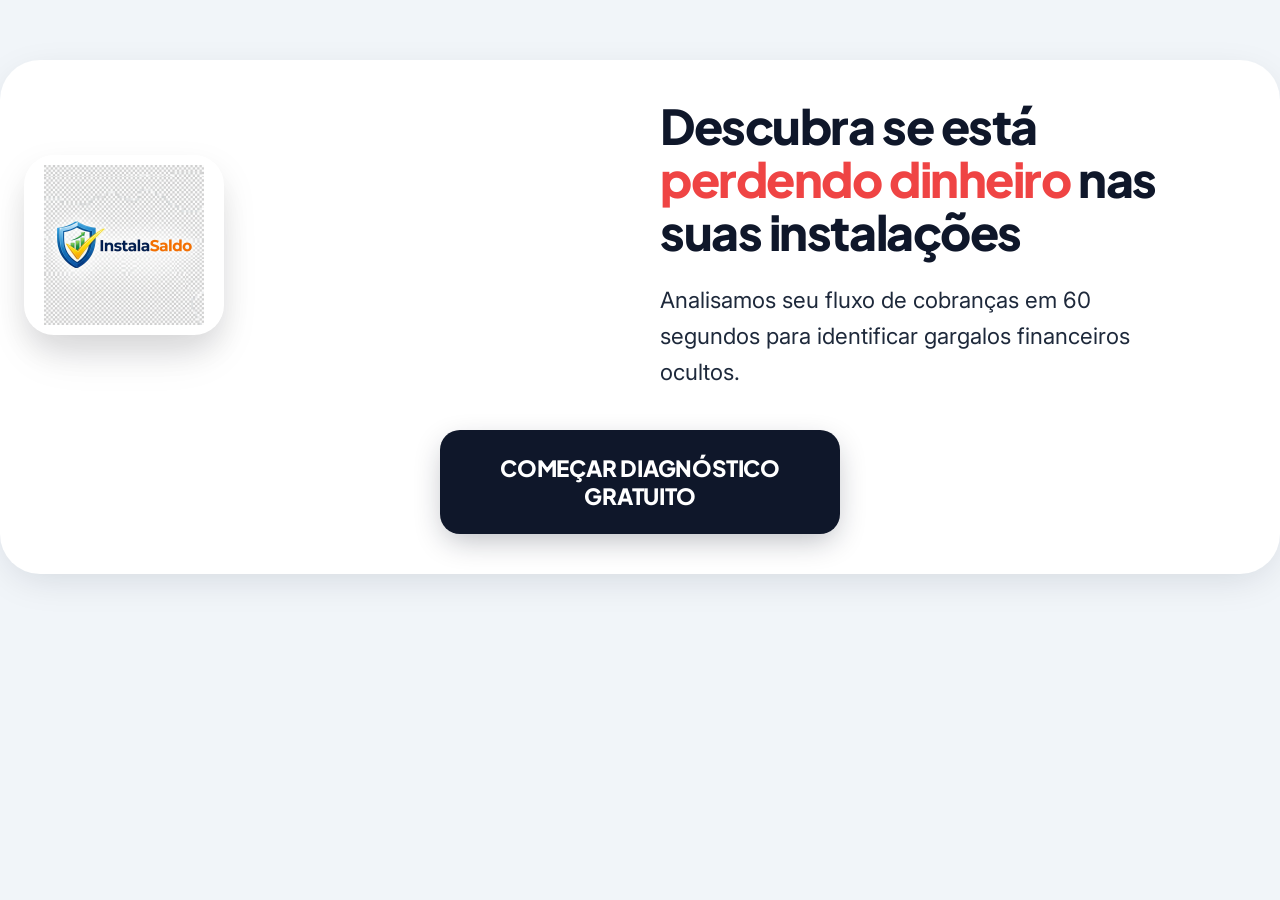
<file: index.html>
<!DOCTYPE html>
<html lang="pt-BR">

<head>
    <meta charset="UTF-8">
    <meta name="viewport" content="width=device-width, initial-scale=1.0, maximum-scale=1.0, user-scalable=no">
    <title>Descubra se está perdendo dinheiro nas instalações</title>
    <!-- Google Fonts Inter -->
    <link rel="preconnect" href="https://fonts.googleapis.com">
    <link rel="preconnect" href="https://fonts.gstatic.com" crossorigin>
    <link
        href="https://fonts.googleapis.com/css2?family=Inter:wght@400;500;600&family=Plus+Jakarta+Sans:wght@500;600;700;800;900&display=swap"
        rel="stylesheet">
    <link rel="stylesheet" href="style.css">
    <style>
        @media (max-width: 768px) {
            .intro-text h1 {
                font-size: 2rem !important;
            }

            .intro-text p {
                font-size: 1.1rem !important;
            }

            .intro-visual .icon-3d {
                width: 150px !important;
                height: 140px !important;
            }

            .fixed-bottom button {
                padding: 20px 32px !important;
                font-size: 1.1rem !important;
                width: 100% !important;
            }

            .question-title {
                font-size: 1.4rem !important;
            }

            .option-btn {
                padding: 16px 20px !important;
                font-size: 1rem !important;
            }
        }
    </style>
</head>

<body>

    <div class="app-container" id="app">

        <!-- Screen 0: Intro -->
        <div class="screen active" id="screen-intro">
            <div class="grid-2-cols" style="flex-grow: 1; align-items: center; text-align: left;">
                <div class="intro-visual reveal active">
                    <div class="icon-3d float-animation"
                        style="width: 200px; height: 180px; background: var(--bg-pure); border-radius: 30px; display: flex; align-items: center; justify-content: center; box-shadow: 0 25px 50px -12px rgba(15, 23, 42, 0.1); padding: 20px;">
                        <img src="logo.png" alt="InstalaSaldo" style="width: 100%; height: auto; object-fit: contain;">
                    </div>
                </div>

                <div class="intro-text reveal active" style="transition-delay: 0.1s;">
                    <h1 style="font-size: 3rem; margin-bottom: 24px; color: var(--primary); line-height: 1.1;">
                        Descubra se está <span class="text-danger">perdendo dinheiro</span> nas suas instalações
                    </h1>
                    <p class="text-muted fw-500" style="font-size: 1.4rem; max-width: 500px;">
                        Analisamos seu fluxo de cobranças em 60 segundos para identificar gargalos financeiros ocultos.
                    </p>
                </div>
            </div>

            <div class="fixed-bottom reveal active" style="transition-delay: 0.3s; text-align: center;">
                <button class="btn btn-primary" onclick="startQuiz()"
                    style="padding: 24px 60px; font-size: 1.4rem; max-width: 400px; margin: 0 auto; border-radius: 20px;">
                    COMEÇAR DIAGNÓSTICO GRATUITO
                </button>
            </div>
        </div>

        <!-- Screen 1: Question 1 -->
        <div class="screen" id="screen-q1">
            <div class="progress-bar">
                <div class="progress-fill" style="width: 20%;"></div>
            </div>

            <div class="quiz-question">
                <h2 class="question-title">Você trabalha com qual tipo de instalação?</h2>

                <div class="options-list">
                    <button class="option-btn" onclick="selectOption(this, 1)">Ar-condicionado <div class="radio"></div>
                    </button>
                    <button class="option-btn" onclick="selectOption(this, 1)">Energia solar <div class="radio"></div>
                    </button>
                    <button class="option-btn" onclick="selectOption(this, 1)">Portão eletrônico <div class="radio">
                        </div></button>
                    <button class="option-btn" onclick="selectOption(this, 1)">Câmeras <div class="radio"></div>
                    </button>
                    <button class="option-btn" onclick="selectOption(this, 1)">Cerca elétrica <div class="radio"></div>
                    </button>
                    <button class="option-btn" onclick="selectOption(this, 1)">Outros <div class="radio"></div></button>
                </div>
            </div>
        </div>

        <!-- Screen 2: Question 2 -->
        <div class="screen" id="screen-q2">
            <div class="progress-bar">
                <div class="progress-fill" style="width: 40%;"></div>
            </div>

            <div class="quiz-question">
                <h2 class="question-title">Você costuma receber como?</h2>

                <div class="options-list">
                    <button class="option-btn" onclick="selectOption(this, 2)">50% antes / 50% depois <div
                            class="radio"></div></button>
                    <button class="option-btn" onclick="selectOption(this, 2)">Entrada + restante combinado <div
                            class="radio"></div></button>
                    <button class="option-btn" onclick="selectOption(this, 2)">Parcelado informalmente <div
                            class="radio"></div></button>
                    <button class="option-btn" onclick="selectOption(this, 2)">À vista <div class="radio"></div>
                    </button>
                </div>
            </div>
        </div>

        <!-- Screen 3: Question 3 -->
        <div class="screen" id="screen-q3">
            <div class="progress-bar">
                <div class="progress-fill" style="width: 60%;"></div>
            </div>

            <div class="quiz-question">
                <h2 class="question-title">Hoje você sabe exatamente quanto ainda tem para receber?</h2>

                <div class="options-list">
                    <button class="option-btn" onclick="selectOption(this, 3)">Sei exatamente <div class="radio"></div>
                    </button>
                    <button class="option-btn" onclick="selectOption(this, 3)">Tenho uma ideia <div class="radio"></div>
                    </button>
                    <button class="option-btn" onclick="selectOption(this, 3)">Não faço ideia <div class="radio"></div>
                    </button>
                </div>
            </div>
        </div>

        <!-- Screen 4: Question 4 -->
        <div class="screen" id="screen-q4">
            <div class="progress-bar">
                <div class="progress-fill" style="width: 80%;"></div>
            </div>

            <div class="quiz-question">
                <h2 class="question-title">Já deixou de cobrar algum cliente por esquecimento?</h2>

                <div class="options-list">
                    <button class="option-btn" onclick="selectOption(this, 4)">Sim <div class="radio"></div></button>
                    <button class="option-btn" onclick="selectOption(this, 4)">Talvez <div class="radio"></div></button>
                    <button class="option-btn" onclick="selectOption(this, 4)">Nunca (acho) <div class="radio"></div>
                    </button>
                </div>
            </div>
        </div>

        <!-- Screen 5: Question 5 -->
        <div class="screen" id="screen-q5">
            <div class="progress-bar">
                <div class="progress-fill" style="width: 100%;"></div>
            </div>

            <div class="quiz-question">
                <h2 class="question-title">Onde você controla seus recebimentos?</h2>

                <div class="options-list">
                    <button class="option-btn" onclick="selectOption(this, 5)">WhatsApp <div class="radio"></div>
                    </button>
                    <button class="option-btn" onclick="selectOption(this, 5)">Caderno <div class="radio"></div>
                    </button>
                    <button class="option-btn" onclick="selectOption(this, 5)">Planilha <div class="radio"></div>
                    </button>
                    <button class="option-btn" onclick="selectOption(this, 5)">Não controlo direito <div class="radio">
                        </div></button>
                </div>
            </div>
        </div>

        <!-- Screen 6: Question 6 -->
        <div class="screen" id="screen-q6">
            <div class="progress-bar">
                <div class="progress-fill" style="width: 100%;"></div>
            </div>

            <div class="quiz-question">
                <h2 class="question-title">Se três clientes atrasarem hoje, você perceberia imediatamente?</h2>

                <div class="options-list">
                    <button class="option-btn" onclick="selectOption(this, 6)">Sim <div class="radio"></div></button>
                    <button class="option-btn" onclick="selectOption(this, 6)">Não tenho certeza <div class="radio">
                        </div></button>
                    <button class="option-btn" onclick="selectOption(this, 6)">Provavelmente não <div class="radio">
                        </div></button>
                </div>
            </div>
        </div>

        <!-- Screen 7: Analyzing -->
        <div class="screen" id="screen-analyzing">
            <div class="analyzing-container">
                <div class="spinner"></div>
                <h2 style="font-size: 1.5rem; margin-bottom: 8px;">Analisando suas respostas...</h2>
                <p class="text-light">Identificando o perfil das suas cobranças.</p>
            </div>

            <!-- Redirecionamento automático via script -->
            <div class="fixed-bottom" id="btn-result" style="display: none; width: 100%; animation: fadeIn 0.5s;">
                <button class="btn btn-primary" onclick="window.location.href='vendas.html'">ACESSAR MEU
                    DIAGNÓSTICO</button>
            </div>
        </div>

    </div>

    <script src="script.js"></script>
</body>

</html>
</file>
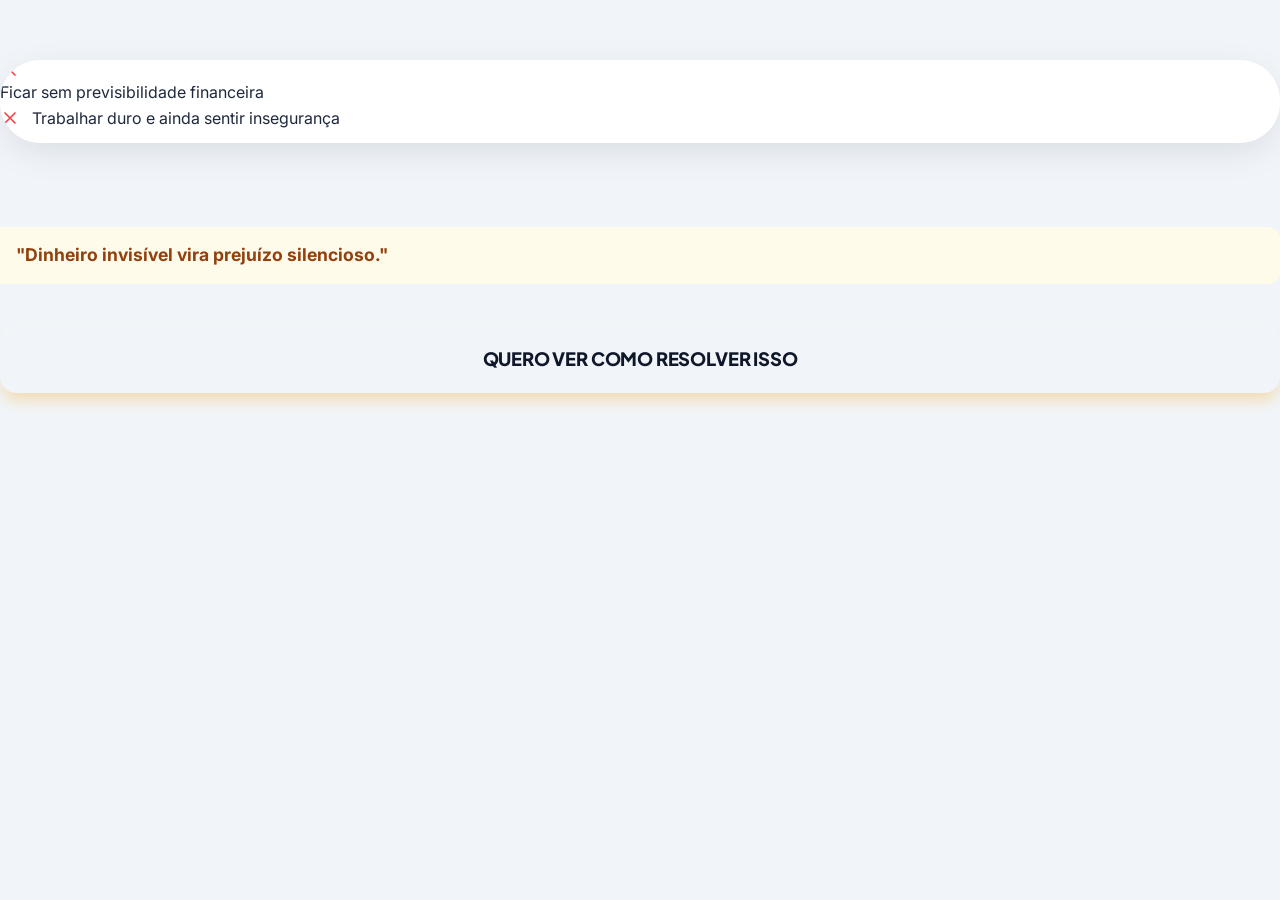
<file: resultado.html>
<!DOCTYPE html>
<html lang="pt-BR">

<head>
    <meta charset="UTF-8">
    <meta name="viewport" content="width=device-width, initial-scale=1.0, maximum-scale=1.0, user-scalable=no">
    <title>Seu Resultado | InstalaSaldo</title>
    <link rel="preconnect" href="https://fonts.googleapis.com">
    <link rel="preconnect" href="https://fonts.gstatic.com" crossorigin>
    <link
        href="https://fonts.googleapis.com/css2?family=Inter:wght@400;500;600&family=Plus+Jakarta+Sans:wght@500;600;700;800;900&display=swap"
        rel="stylesheet">
    <link rel="stylesheet" href="style.css">
    <style>
        .result-icon {
            width: 80px;
            height: 80px;
            background-color: #FEF2F2;
            /* red-50 */
            border-radius: 20px;
            display: flex;
            align-items: center;
            justify-content: center;
            margin-bottom: 24px;
        }

        .result-card {
            background: var(--white);
            border-radius: 24px;
            padding: 24px;
            margin-top: 24px;
            margin-bottom: 32px;
            box-shadow: 0 10px 25px -5px rgba(0, 0, 0, 0.05);
            border: 1px solid var(--border);
        }

        .risk-list {
            list-style: none;
            margin-top: 16px;
        }

        .risk-item {
            display: flex;
            align-items: flex-start;
            margin-bottom: 12px;
            gap: 12px;
        }

        .risk-item svg {
            flex-shrink: 0;
            margin-top: 2px;
        }

        .highlight-box {
            background-color: #FFFBEB;
            /* amber-50 */
            border-left: 4px solid var(--orange);
            padding: 16px;
            border-radius: 0 12px 12px 0;
            margin-top: 24px;
        }
    </style>
</head>

<body>

    <div class="app-container">
        <svg width="20" height="20" viewBox="0 0 24 24" fill="none" stroke="#EF4444" stroke-width="2"
            stroke-linecap="round" stroke-linejoin="round">
            <path d="M18 6L6 18M6 6l12 12"></path>
        </svg>
        <span>Ficar sem previsibilidade financeira</span>
        </li>
        <li class="risk-item">
            <svg width="20" height="20" viewBox="0 0 24 24" fill="none" stroke="#EF4444" stroke-width="2"
                stroke-linecap="round" stroke-linejoin="round">
                <path d="M18 6L6 18M6 6l12 12"></path>
            </svg>
            <span>Trabalhar duro e ainda sentir insegurança</span>
        </li>
        </ul>
    </div>

    <div class="highlight-box">
        <p style="color: #92400E; font-weight: 700; font-size: 1.1rem; line-height: 1.4;">"Dinheiro invisível
            vira prejuízo silencioso."</p>
    </div>

    <div class="fixed-bottom">
        <a href="vendas.html" class="btn btn-primary"
            style="background-color: var(--orange); color: var(--primary); box-shadow: 0 10px 15px -3px rgba(245, 158, 11, 0.3);">
            QUERO VER COMO RESOLVER ISSO
        </a>
    </div>
    </div>
    </div>

</body>

</html>
</file>
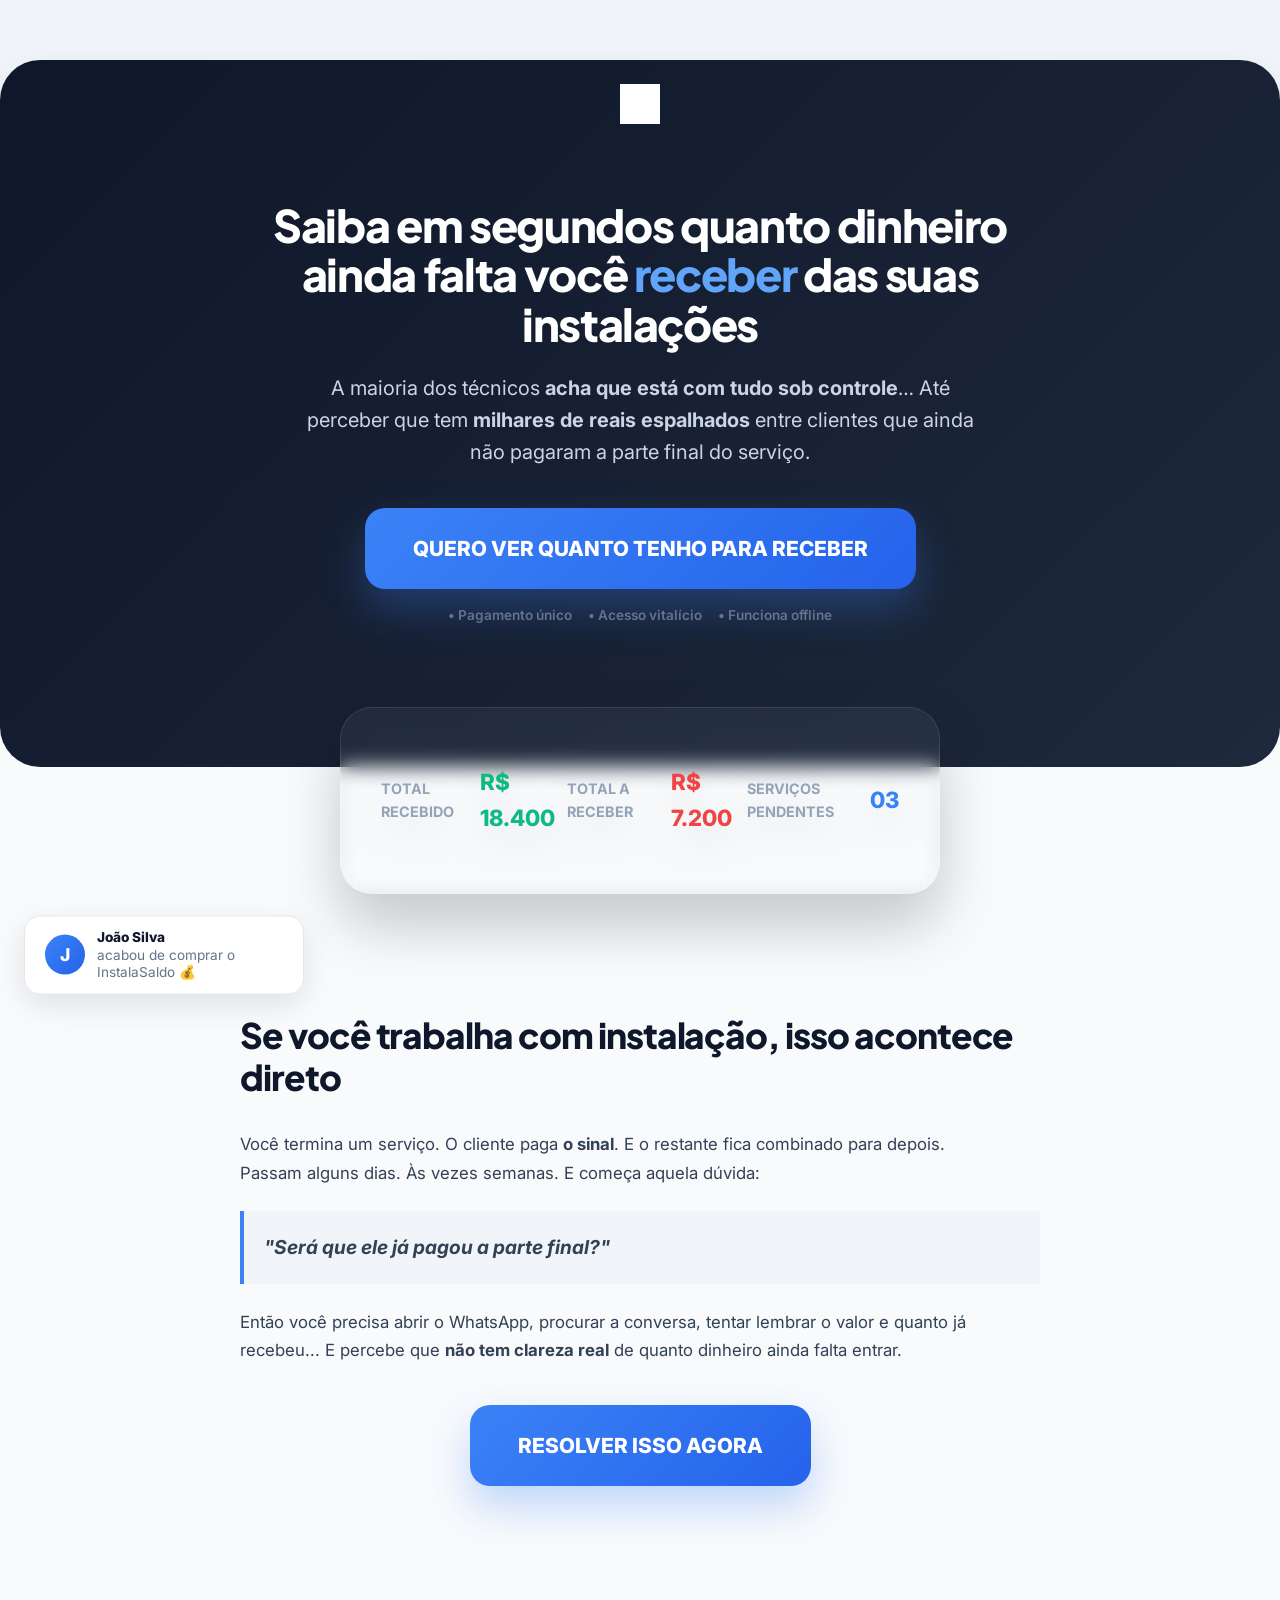
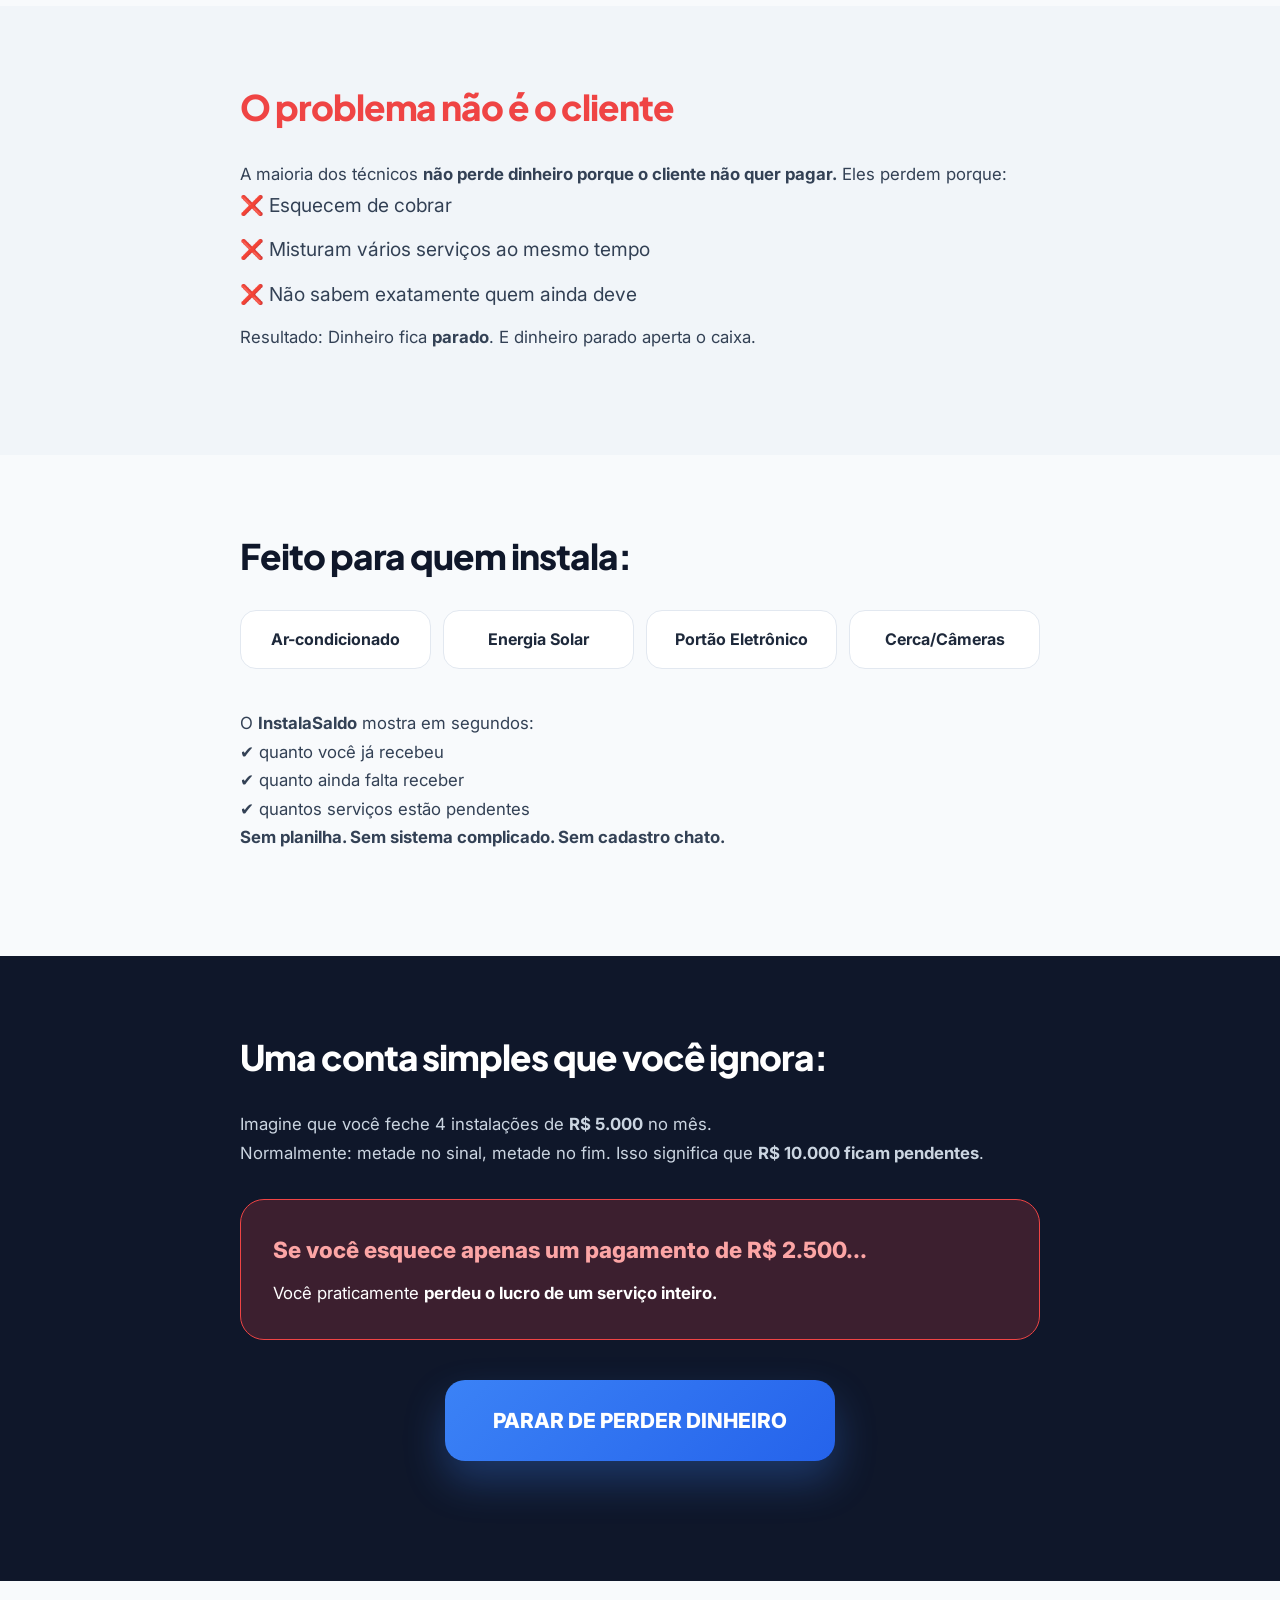
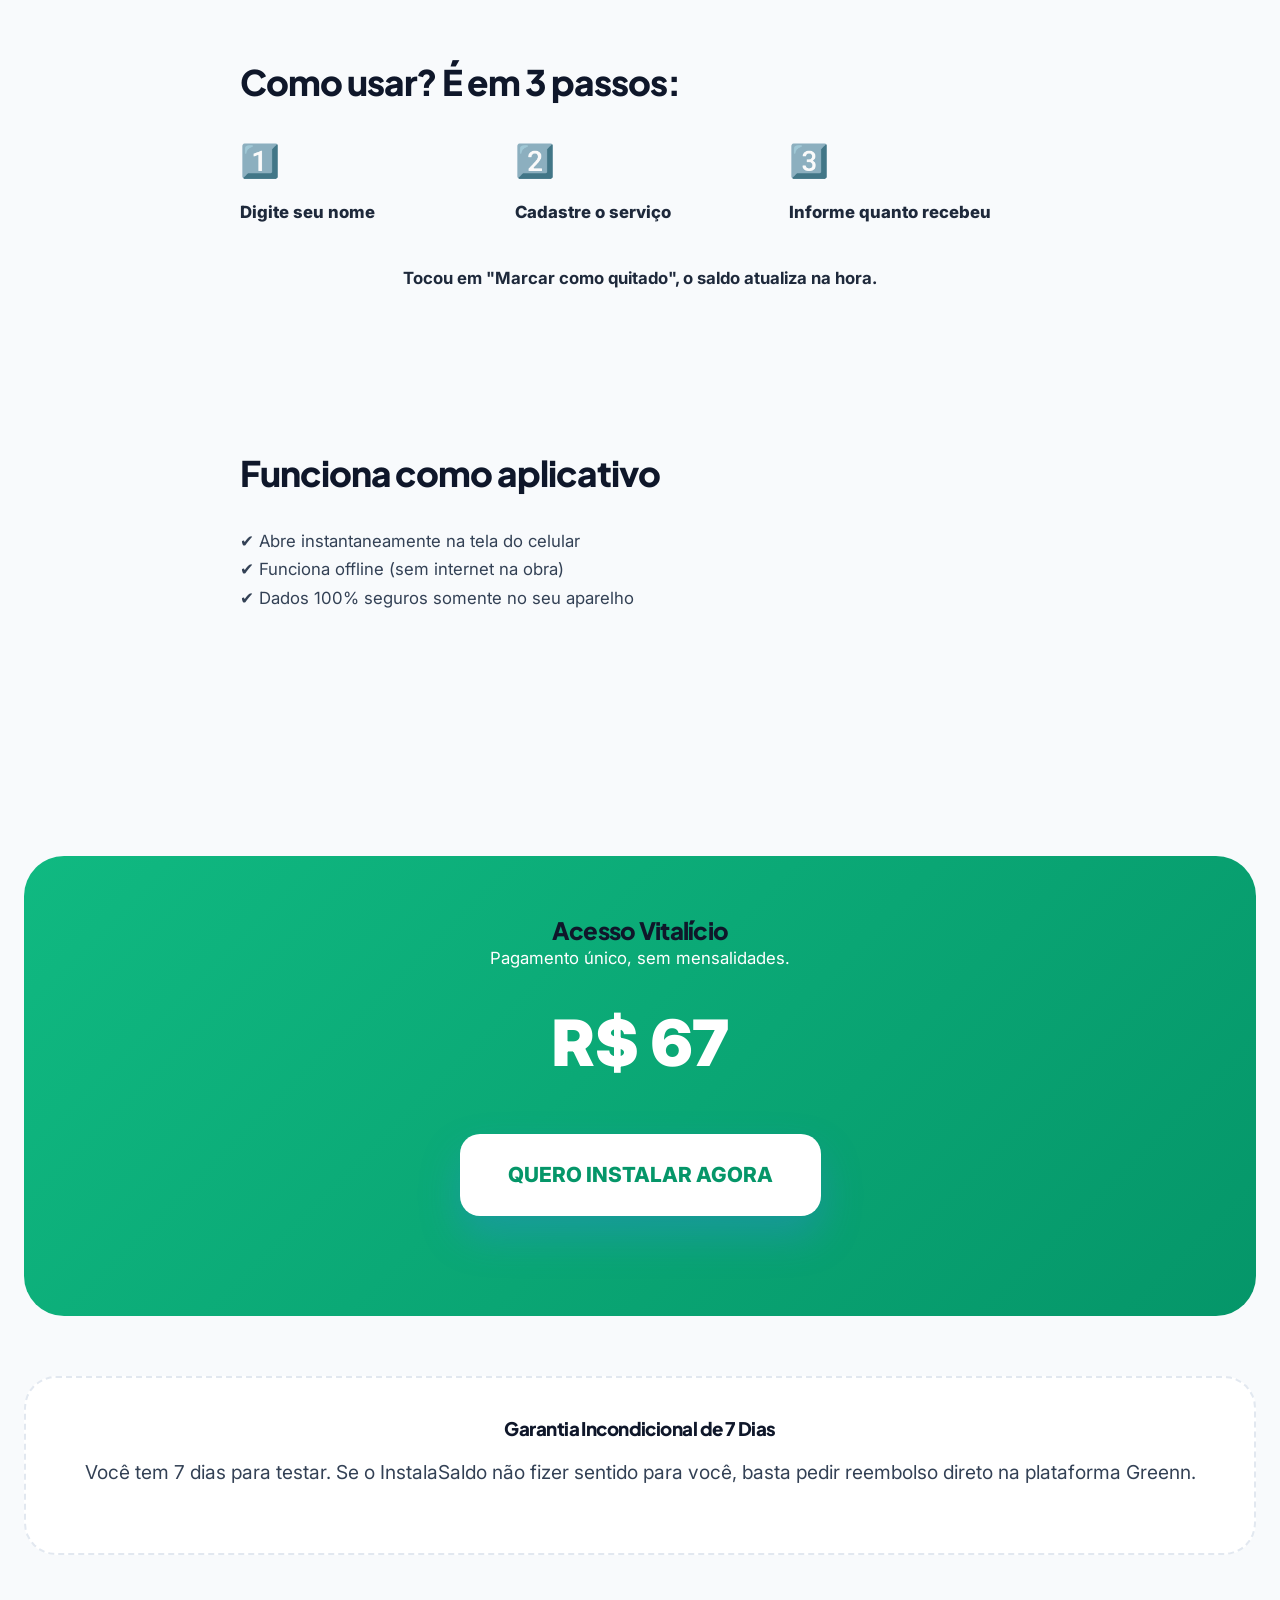
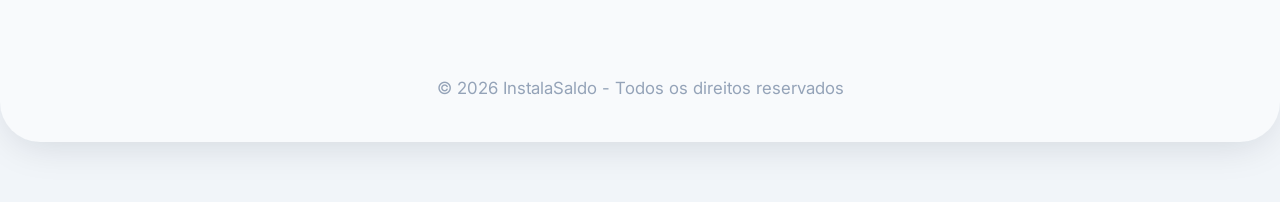
<file: vendas.html>
<!DOCTYPE html>
<html lang="pt-BR">

<head>
    <meta charset="UTF-8">
    <meta name="viewport" content="width=device-width, initial-scale=1.0, maximum-scale=1.0, user-scalable=no">
    <title>InstalaSaldo | Saiba quanto você tem para receber</title>
    <link rel="preconnect" href="https://fonts.googleapis.com">
    <link rel="preconnect" href="https://fonts.gstatic.com" crossorigin>
    <link
        href="https://fonts.googleapis.com/css2?family=Inter:wght@400;500;600&family=Plus+Jakarta+Sans:wght@500;600;700;800;900&display=swap"
        rel="stylesheet">
    <link rel="stylesheet" href="style.css">
    <style>
        :root {
            --primary-gradient: linear-gradient(135deg, #0F172A 0%, #1E293B 100%);
            --accent-gradient: linear-gradient(135deg, #3B82F6 0%, #2563EB 100%);
            --success-gradient: linear-gradient(135deg, #10B981 0%, #059669 100%);
        }

        .sales-container {
            background-color: #F8FAFC;
        }

        section {
            padding: 80px 24px;
            position: relative;
        }

        .hero {
            background: var(--primary-gradient);
            color: white;
            padding: 140px 24px 100px;
            text-align: center;
            border-radius: 0 0 40px 40px;
            overflow: hidden;
        }

        .hero h1 {
            color: white;
            font-size: 2.8rem;
            margin-bottom: 24px;
            line-height: 1.1;
        }

        .hero p {
            color: #CBD5E1;
            font-size: 1.25rem;
            margin-bottom: 40px;
            max-width: 700px;
            margin-left: auto;
            margin-right: auto;
        }

        .mockup-card {
            background: rgba(255, 255, 255, 0.05);
            backdrop-filter: blur(10px);
            border: 1px solid rgba(255, 255, 255, 0.1);
            border-radius: 32px;
            padding: 40px;
            max-width: 600px;
            margin: -60px auto 40px;
            box-shadow: 0 30px 60px rgba(0, 0, 0, 0.2);
            text-align: left;
        }

        .mockup-item {
            display: flex;
            justify-content: space-between;
            align-items: center;
            padding: 16px 0;
            border-bottom: 1px solid rgba(255, 255, 255, 0.1);
        }

        .mockup-item:last-child {
            border-bottom: none;
        }

        .mockup-label {
            font-size: 0.9rem;
            color: #94A3B8;
            font-weight: 700;
            text-transform: uppercase;
        }

        .mockup-value {
            font-size: 1.4rem;
            font-weight: 800;
        }

        .copy-block {
            max-width: 800px;
            margin: 0 auto;
        }

        .copy-block h2 {
            font-size: 2.2rem;
            margin-bottom: 32px;
        }

        .copy-text {
            font-size: 1.2rem;
            line-height: 1.7;
            color: #334155;
            margin-bottom: 24px;
        }

        .cta-box {
            margin: 40px 0;
            text-align: center;
        }

        .btn-cta {
            background: var(--accent-gradient);
            color: white;
            padding: 24px 48px;
            border-radius: 20px;
            font-size: 1.3rem;
            font-weight: 800;
            text-decoration: none;
            display: inline-block;
            box-shadow: 0 20px 40px rgba(59, 130, 246, 0.3);
            transition: transform 0.3s ease;
        }

        .btn-cta:hover {
            transform: translateY(-5px);
        }

        .benefit-tag {
            display: flex;
            justify-content: center;
            gap: 16px;
            margin-top: 16px;
            font-size: 0.85rem;
            color: #64748B;
            font-weight: 600;
        }

        .guarantee-box {
            background: white;
            border: 2px dashed #E2E8F0;
            border-radius: 32px;
            padding: 40px;
            text-align: center;
            margin-top: 60px;
        }

        .price-card {
            background: var(--success-gradient);
            color: white;
            border-radius: 40px;
            padding: 60px 40px;
            text-align: center;
            margin: 60px 0;
        }

        .price-val {
            font-size: 4rem;
            font-weight: 900;
            margin: 20px 0;
        }

        .sticky-bottom {
            position: fixed;
            bottom: 0;
            left: 0;
            right: 0;
            padding: 16px 24px;
            background: rgba(255, 255, 255, 0.9);
            backdrop-filter: blur(10px);
            z-index: 1000;
            display: none;
            border-top: 1px solid #E2E8F0;
        }

        /* Social Proof Popup */
        .social-proof-popup {
            position: fixed;
            bottom: 24px;
            left: 24px;
            background: white;
            padding: 12px 20px;
            border-radius: 16px;
            box-shadow: 0 10px 30px rgba(0, 0, 0, 0.1);
            display: flex;
            align-items: center;
            gap: 12px;
            z-index: 9999;
            transform: translateY(150%);
            transition: transform 0.5s cubic-bezier(0.175, 0.885, 0.32, 1.275);
            border: 1px solid #E2E8F0;
            max-width: 280px;
        }

        .social-proof-popup.active {
            transform: translateY(0);
        }

        .social-proof-popup .avatar {
            width: 40px;
            min-width: 40px;
            height: 40px;
            background: var(--accent-gradient);
            border-radius: 50%;
            color: white;
            display: flex;
            align-items: center;
            justify-content: center;
            font-weight: 800;
            font-size: 1.1rem;
        }

        .social-proof-info p {
            margin: 0 !important;
            line-height: 1.3 !important;
            font-size: 0.85rem !important;
        }

        .social-proof-info .name {
            font-weight: 800;
            color: #0F172A;
        }

        .social-proof-info .status {
            color: #64748B;
        }

        @media (max-width: 768px) {
            section {
                padding: 60px 20px;
            }

            .hero {
                padding: 100px 20px 80px;
            }

            .hero h1 {
                font-size: 2rem;
            }

            .hero p {
                font-size: 1.1rem;
            }

            .mockup-card {
                padding: 24px;
                margin: -40px 16px 40px;
                border-radius: 24px;
            }

            .mockup-item {
                padding: 12px 0;
                flex-wrap: wrap;
                gap: 8px;
            }

            .mockup-value {
                font-size: 1.2rem;
                width: 100%;
                text-align: right;
            }

            .copy-block h2 {
                font-size: 1.8rem;
            }

            .copy-text {
                font-size: 1.1rem;
            }

            .btn-cta {
                padding: 20px 32px;
                font-size: 1.1rem;
                width: 100%;
                box-sizing: border-box;
            }

            .price-val {
                font-size: 3rem;
            }

            .social-proof-popup {
                bottom: 90px;
                /* Ficar acima do sticky CTA no mobile */
                left: 16px;
                right: 16px;
                max-width: none;
            }
        }
    </style>
</head>

<body>

    <div class="app-container sales-container">

        <nav class="nav-header" style="position: absolute; top: 0; left: 0; right: 0;">
            <img src="logo.png" alt="InstalaSaldo" class="logo-img" style="filter: brightness(0) invert(1);">
        </nav>

        <!-- Hero -->
        <section class="hero">
            <div class="copy-block">
                <h1>Saiba em segundos quanto dinheiro ainda falta você <span style="color: #60A5FA;">receber</span> das
                    suas instalações</h1>
                <p>A maioria dos técnicos <strong>acha que está com tudo sob controle</strong>… Até perceber que tem
                    <strong>milhares de reais espalhados</strong> entre clientes que ainda não pagaram a parte final do
                    serviço.
                </p>
                <div class="cta-box">
                    <a href="#oferta" class="btn-cta">QUERO VER QUANTO TENHO PARA RECEBER</a>
                    <div class="benefit-tag">
                        <span>• Pagamento único</span>
                        <span>• Acesso vitalício</span>
                        <span>• Funciona offline</span>
                    </div>
                </div>
            </div>
        </section>

        <!-- Mockup -->
        <div class="mockup-card icon-3d">
            <div class="mockup-item">
                <span class="mockup-label">Total recebido</span>
                <span class="mockup-value" style="color: #10B981;">R$ 18.400</span>
            </div>
            <div class="mockup-item">
                <span class="mockup-label">Total a receber</span>
                <span class="mockup-value" style="color: #EF4444;">R$ 7.200</span>
            </div>
            <div class="mockup-item">
                <span class="mockup-label">Serviços pendentes</span>
                <span class="mockup-value" style="color: #3B82F6;">03</span>
            </div>
        </div>

        <!-- Problema -->
        <section>
            <div class="copy-block">
                <h2>Se você trabalha com instalação, isso acontece direto</h2>
                <div class="copy-text">
                    <p>Você termina um serviço. O cliente paga <strong>o sinal</strong>. E o restante fica combinado
                        para depois.</p>
                    <p>Passam alguns dias. Às vezes semanas. E começa aquela dúvida:</p>
                    <blockquote
                        style="background: #F1F5F9; border-left: 4px solid #3B82F6; padding: 20px; font-style: italic; font-weight: 700; margin: 24px 0;">
                        "Será que ele já pagou a parte final?"
                    </blockquote>
                    <p>Então você precisa abrir o WhatsApp, procurar a conversa, tentar lembrar o valor e quanto já
                        recebeu... E percebe que <strong>não tem clareza real</strong> de quanto dinheiro ainda falta
                        entrar.</p>
                </div>
                <div class="cta-box">
                    <a href="#oferta" class="btn-cta">RESOLVER ISSO AGORA</a>
                </div>
            </div>
        </section>

        <!-- O problema não é o cliente -->
        <section style="background: #F1F5F9;">
            <div class="copy-block">
                <h2 style="color: #EF4444;">O problema não é o cliente</h2>
                <div class="copy-text">
                    <p>A maioria dos técnicos <strong>não perde dinheiro porque o cliente não quer pagar.</strong> Eles
                        perdem porque:</p>
                    <ul style="list-style: none; padding: 0;">
                        <li style="margin-bottom: 12px;">❌ Esquecem de cobrar</li>
                        <li style="margin-bottom: 12px;">❌ Misturam vários serviços ao mesmo tempo</li>
                        <li style="margin-bottom: 12px;">❌ Não sabem exatamente quem ainda deve</li>
                    </ul>
                    <p>Resultado: Dinheiro fica <strong>parado</strong>. E dinheiro parado aperta o caixa.</p>
                </div>
            </div>
        </section>

        <!-- Solução -->
        <section>
            <div class="copy-block">
                <h2>Feito para quem instala:</h2>
                <div
                    style="display: grid; grid-template-columns: repeat(auto-fit, minmax(150px, 1fr)); gap: 12px; margin-bottom: 40px;">
                    <div
                        style="background: white; padding: 16px; border-radius: 16px; text-align: center; font-weight: 700; border: 1px solid #E2E8F0;">
                        Ar-condicionado</div>
                    <div
                        style="background: white; padding: 16px; border-radius: 16px; text-align: center; font-weight: 700; border: 1px solid #E2E8F0;">
                        Energia Solar</div>
                    <div
                        style="background: white; padding: 16px; border-radius: 16px; text-align: center; font-weight: 700; border: 1px solid #E2E8F0;">
                        Portão Eletrônico</div>
                    <div
                        style="background: white; padding: 16px; border-radius: 16px; text-align: center; font-weight: 700; border: 1px solid #E2E8F0;">
                        Cerca/Câmeras</div>
                </div>
                <div class="copy-text">
                    <p>O <strong>InstalaSaldo</strong> mostra em segundos:</p>
                    <p>✔ quanto você já recebeu<br>
                        ✔ quanto ainda falta receber<br>
                        ✔ quantos serviços estão pendentes</p>
                    <p><strong>Sem planilha. Sem sistema complicado. Sem cadastro chato.</strong></p>
                </div>
            </div>
        </section>

        <!-- Conta Matemática -->
        <section style="background: #0F172A; color: white;">
            <div class="copy-block">
                <h2 style="color: white;">Uma conta simples que você ignora:</h2>
                <div class="copy-text" style="color: #CBD5E1;">
                    <p>Imagine que você feche 4 instalações de <strong>R$ 5.000</strong> no mês.</p>
                    <p>Normalmente: metade no sinal, metade no fim. Isso significa que <strong>R$ 10.000 ficam
                            pendentes</strong>.</p>
                </div>
                <div
                    style="background: rgba(239, 68, 68, 0.2); padding: 32px; border-radius: 24px; border: 1px solid #EF4444; margin-top: 32px;">
                    <p style="font-size: 1.4rem; font-weight: 800; color: #FCA5A5;">Se você esquece apenas um pagamento
                        de R$ 2.500...</p>
                    <p style="margin-top: 12px;">Você praticamente <strong>perdeu o lucro de um serviço
                            inteiro.</strong></p>
                </div>
                <div class="cta-box">
                    <a href="#oferta" class="btn-cta">PARAR DE PERDER DINHEIRO</a>
                </div>
            </div>
        </section>

        <!-- Como Usar -->
        <section>
            <div class="copy-block">
                <h2>Como usar? É em 3 passos:</h2>
                <div style="display: grid; grid-template-columns: repeat(auto-fit, minmax(200px, 1fr)); gap: 24px;">
                    <div>
                        <div style="font-size: 2rem; margin-bottom: 12px;">1️⃣</div>
                        <p style="font-weight: 800;">Digite seu nome</p>
                    </div>
                    <div>
                        <div style="font-size: 2rem; margin-bottom: 12px;">2️⃣</div>
                        <p style="font-weight: 800;">Cadastre o serviço</p>
                    </div>
                    <div>
                        <div style="font-size: 2rem; margin-bottom: 12px;">3️⃣</div>
                        <p style="font-weight: 800;">Informe quanto recebeu</p>
                    </div>
                </div>
                <p style="margin-top: 40px; font-weight: 700; text-align: center;">Tocou em "Marcar como quitado", o
                    saldo atualiza na hora.</p>
            </div>
        </section>

        <!-- PWA Info -->
        <section style="background: #F8FAFC;">
            <div class="copy-block">
                <h2>Funciona como aplicativo</h2>
                <div class="copy-text">
                    <p>✔ Abre instantaneamente na tela do celular<br>
                        ✔ Funciona offline (sem internet na obra)<br>
                        ✔ Dados 100% seguros somente no seu aparelho</p>
                </div>
            </div>
        </section>

        <!-- Oferta -->
        <section id="oferta">
            <div class="price-card">
                <h2>Acesso Vitalício</h2>
                <p>Pagamento único, sem mensalidades.</p>
                <div class="price-val">R$ 67</div>
                <div class="cta-box">
                    <a href="https://payfast.greenn.com.br/mps3dg9" class="btn-cta"
                        style="background: white; color: #059669;">QUERO INSTALAR AGORA</a>
                </div>
            </div>

            <div class="guarantee-box">
                <h3 style="margin-bottom: 16px;">Garantia Incondicional de 7 Dias</h3>
                <p class="copy-text">Você tem 7 dias para testar. Se o InstalaSaldo não fizer sentido para você, basta
                    pedir reembolso direto na plataforma Greenn.</p>
            </div>
        </section>

        <footer style="padding: 40px 24px; text-align: center; color: #94A3B8; font-size: 0.8rem;">
            <p>© 2026 InstalaSaldo - Todos os direitos reservados</p>
        </footer>

    </div>

    <!-- Social Proof Pop-up -->
    <div id="social-proof-popup" class="social-proof-popup">
        <div class="avatar">J</div>
        <div class="social-proof-info">
            <p class="name">João Silva</p>
            <p class="status">acabou de comprar o InstalaSaldo 💰</p>
        </div>
    </div>

    <div class="sticky-bottom" id="stickyCta">
        <a href="#oferta" class="btn-cta" style="width: 100%; text-align: center;">INSTALAR POR R$ 67</a>
    </div>

    <script>
        window.addEventListener('scroll', () => {
            const sticky = document.getElementById('stickyCta');
            if (window.scrollY > 800) {
                sticky.style.display = 'block';
            } else {
                sticky.style.display = 'none';
            }
        });

        // Revelar elementos ao scroll
        const revealElements = document.querySelectorAll('section');
        const observer = new IntersectionObserver((entries) => {
            entries.forEach(entry => {
                if (entry.isIntersecting) {
                    entry.target.classList.add('active');
                }
            });
        }, { threshold: 0.1 });

        revealElements.forEach(el => {
            el.classList.add('reveal');
            observer.observe(el);
        });

        // Script para Prova Social
        const names = ["João Silva", "Maria Santos", "Ricardo Oliveira", "Fernanda Lima", "Carlos Gomes", "Ana Paula", "Marcos Ferreira", "Roberto Souza", "Juliana Costa", "Lucas Rocha", "Bruno Almeida", "Patrícia Ribeiro", "Diego Martins", "Camila Lopes", "Rodrigo Alves"];
        let currentNameIndex = 0;

        function showSocialProof() {
            const popup = document.getElementById('social-proof-popup');
            const nameEl = popup.querySelector('.name');
            const avatarEl = popup.querySelector('.avatar');

            const name = names[currentNameIndex];
            nameEl.textContent = name;
            avatarEl.textContent = name.charAt(0);

            popup.classList.add('active');

            setTimeout(() => {
                popup.classList.remove('active');
            }, 4000); // Fica visível por 4 segundos

            currentNameIndex = (currentNameIndex + 1) % names.length;
        }

        // Aparece a cada 10 segundos
        setInterval(showSocialProof, 10000);
        // Primeira aparição após 4s
        setTimeout(showSocialProof, 4000);

        // Smooth scroll para âncoras
        document.querySelectorAll('a[href^="#"]').forEach(anchor => {
            anchor.addEventListener('click', function (e) {
                e.preventDefault();
                const targetId = this.getAttribute('href');
                const targetElement = document.querySelector(targetId);
                if (targetElement) {
                    targetElement.scrollIntoView({
                        behavior: 'smooth'
                    });
                }
            });
        });
    </script>

</body>

</html>
</file>
<file: style.css>
@import url('https://fonts.googleapis.com/css2?family=Inter:wght@400;500;600&family=Plus+Jakarta+Sans:wght@500;600;700;800;900&display=swap');

:root {
  --primary: #0F172A;
  /* Azul Escuro Minimalista (Professional) */
  --accent-blue: #3B82F6;
  /* Azul Ativo Energy */
  --green-success: #10B981;
  /* Verde Saldo Vivo */
  --red-danger: #EF4444;
  /* Vermelho Saldo Negativo/Risco */
  --warning-orange: #F59E0B;
  /* Alerta/CTA Secundário */
  --bg-pure: #FFFFFF;
  /* Branco Limpo */
  --bg-soft: #F1F5F9;
  /* Cinza Suave de Fundo */
  --text-main: #1E293B;
  /* Texto Principal */
  --text-muted: #64748B;
  /* Texto Auxiliar */
  --border-light: #E2E8F0;
  --glass-bg: rgba(255, 255, 255, 0.7);
  --shadow-premium: 0 10px 40px -10px rgba(15, 23, 42, 0.15);
}

* {
  margin: 0;
  padding: 0;
  box-sizing: border-box;
  -webkit-tap-highlight-color: transparent;
}

body {
  background-color: var(--bg-soft);
  color: var(--text-main);
  font-family: 'Inter', system-ui, -apple-system, sans-serif;
  line-height: 1.6;
  min-height: 100vh;
  display: flex;
  flex-direction: column;
  -webkit-font-smoothing: antialiased;
}

/* Nav Header */
.nav-header {
  padding: 24px;
  display: flex;
  justify-content: center;
  align-items: center;
  z-index: 100;
  background-color: transparent;
}

.logo-img {
  height: 40px;
  width: auto;
  object-fit: contain;
}

/* Mobile App Container - Base Mobile */
.app-container {
  width: 100%;
  max-width: 100%;
  /* Permitir largura total */
  margin: 0 auto;
  min-height: 100vh;
  background-color: var(--bg-pure);
  position: relative;
  display: flex;
  flex-direction: column;
  box-shadow: var(--shadow-premium);
}

/* Desktop Responsiveness */
@media (min-width: 768px) {
  .app-container {
    max-width: 1200px;
    margin: 40px auto;
    border-radius: 32px;
    min-height: auto;
    overflow: hidden;
  }

  .screen {
    padding: 60px 80px;
  }

  .grid-2-cols {
    display: grid;
    grid-template-columns: 1fr 1fr;
    gap: 40px;
    align-items: center;
  }
}

/* Typography */
h1,
h2,
h3 {
  font-family: 'Plus Jakarta Sans', sans-serif;
  color: var(--primary);
  line-height: 1.2;
  font-weight: 800;
  letter-spacing: -0.03em;
}

p {
  color: var(--text);
  font-size: 1.05rem;
}

/* Buttons */
.btn {
  display: flex;
  align-items: center;
  justify-content: center;
  width: 100%;
  padding: 20px 24px;
  border-radius: 16px;
  /* Squircle moderno vs Pill */
  font-family: 'Plus Jakarta Sans', sans-serif;
  font-weight: 800;
  font-size: 1.15rem;
  letter-spacing: -0.01em;
  text-align: center;
  cursor: pointer;
  transition: all 0.25s cubic-bezier(0.4, 0, 0.2, 1);
  border: none;
  text-decoration: none;
}

.btn-primary {
  background-color: var(--primary);
  color: var(--bg-pure);
  box-shadow: 0 10px 30px -5px rgba(15, 23, 42, 0.3);
}

.btn-success {
  background-color: var(--green-success);
  color: var(--bg-pure);
  box-shadow: 0 10px 25px -5px rgba(16, 185, 129, 0.4);
}

.btn-danger {
  background-color: var(--red-danger);
  color: var(--bg-pure);
  box-shadow: 0 10px 25px -5px rgba(239, 68, 68, 0.3);
}

.btn-outline {
  background-color: transparent;
  color: var(--primary);
  border: 2px solid var(--border-light);
}

.btn-outline:active {
  background-color: var(--bg);
}

/* Quiz Specific */
.screen {
  display: none;
  flex-direction: column;
  flex-grow: 1;
  padding: 40px 24px;
  animation: fadeIn 0.4s ease-out forwards;
}

.screen.active {
  display: flex;
}

.progress-bar {
  height: 8px;
  background-color: var(--bg);
  border-radius: 4px;
  margin-bottom: 40px;
  overflow: hidden;
}

.progress-fill {
  height: 100%;
  background-color: var(--primary);
  border-radius: 4px;
  width: 0%;
  transition: width 0.4s cubic-bezier(0.4, 0, 0.2, 1);
}

.quiz-question {
  flex-grow: 1;
  display: flex;
  flex-direction: column;
}

h2.question-title {
  font-size: 1.6rem;
  margin-bottom: 32px;
}

.options-list {
  display: flex;
  flex-direction: column;
  gap: 16px;
  margin-bottom: 32px;
}

.option-btn {
  background-color: var(--white);
  border: 2px solid var(--border);
  border-radius: 20px;
  padding: 22px 24px;
  font-family: 'Inter', sans-serif;
  font-size: 1.1rem;
  font-weight: 600;
  color: var(--primary);
  text-align: left;
  cursor: pointer;
  transition: all 0.25s;
  box-shadow: 0 4px 12px -2px rgba(0, 0, 0, 0.02);
  display: flex;
  justify-content: space-between;
  align-items: center;
}

.option-btn:active {
  transform: scale(0.98);
}

.option-btn.selected {
  border-color: var(--primary);
  background-color: #F8FAFC;
  box-shadow: 0 8px 20px -5px rgba(10, 15, 28, 0.08);
}

.option-btn .radio {
  width: 26px;
  height: 26px;
  border-radius: 50%;
  border: 2px solid #CBD5E1;
  display: flex;
  align-items: center;
  justify-content: center;
  transition: all 0.2s;
}

.option-btn.selected .radio {
  border-color: var(--primary);
}

.option-btn.selected .radio::after {
  content: '';
  width: 12px;
  height: 12px;
  background-color: var(--primary);
  border-radius: 50%;
}

/* Empathy / Analyzing Screen */
.analyzing-container {
  display: flex;
  flex-direction: column;
  align-items: center;
  justify-content: center;
  flex-grow: 1;
  text-align: center;
}

.spinner {
  width: 70px;
  height: 70px;
  border: 5px solid var(--bg);
  border-top-color: var(--primary);
  border-radius: 50%;
  animation: spin 1s linear infinite;
  margin-bottom: 32px;
}

@keyframes spin {
  to {
    transform: rotate(360deg);
  }
}

@keyframes fadeIn {
  from {
    opacity: 0;
    transform: translateY(20px);
  }

  to {
    opacity: 1;
    transform: translateY(0);
  }
}

@keyframes float {
  0% {
    transform: translateY(0px) rotate(0deg);
  }

  50% {
    transform: translateY(-10px) rotate(2deg);
  }

  100% {
    transform: translateY(0px) rotate(0deg);
  }
}

.reveal {
  opacity: 0;
  transform: translateY(30px);
  transition: all 0.8s cubic-bezier(0.2, 0.8, 0.2, 1);
}

.reveal.active {
  opacity: 1;
  transform: translateY(0);
}

.float-animation {
  animation: float 4s ease-in-out infinite;
}

/* Glassmorphism Effect */
.glass {
  background: rgba(255, 255, 255, 0.7) !important;
  backdrop-filter: blur(12px);
  -webkit-backdrop-filter: blur(12px);
  border: 1px solid rgba(255, 255, 255, 0.3) !important;
}

/* 3D Icon Container */
.icon-3d {
  position: relative;
  display: flex;
  align-items: center;
  justify-content: center;
  filter: drop-shadow(0 15px 15px rgba(0, 0, 0, 0.1));
  transition: transform 0.3s ease;
}

.icon-3d:hover {
  transform: scale(1.1) rotate(5deg);
}

/* Helpers */
.text-center {
  text-align: center;
}

.mt-4 {
  margin-top: 16px;
}

.mt-8 {
  margin-top: 32px;
}

.mb-4 {
  margin-bottom: 16px;
}

.mb-8 {
  margin-bottom: 32px;
}

/* Semantic Color Helpers */
.text-success {
  color: var(--green-success) !important;
}

.text-danger {
  color: var(--red-danger) !important;
}

.bg-success-light {
  background-color: rgba(16, 185, 129, 0.1) !important;
}

.bg-danger-light {
  background-color: rgba(239, 68, 68, 0.1) !important;
}

.fw-600 {
  font-weight: 600;
}

.text-light {
  color: var(--text-light);
}

.fixed-bottom {
  position: sticky;
  bottom: 0;
  padding: 32px 24px;
  background: linear-gradient(to top, var(--white) 60%, transparent);
  margin-bottom: 0;
  margin-top: auto;
  z-index: 100;
}

/* Desktop Responsiveness Updates */
@media (min-width: 768px) {
  .fixed-bottom {
    position: relative;
    background: none;
    padding: 0;
    margin-top: 40px;
  }

  .app-container {
    max-width: 1300px;
    margin: 60px auto;
    border-radius: 40px;
  }
}
</file>
